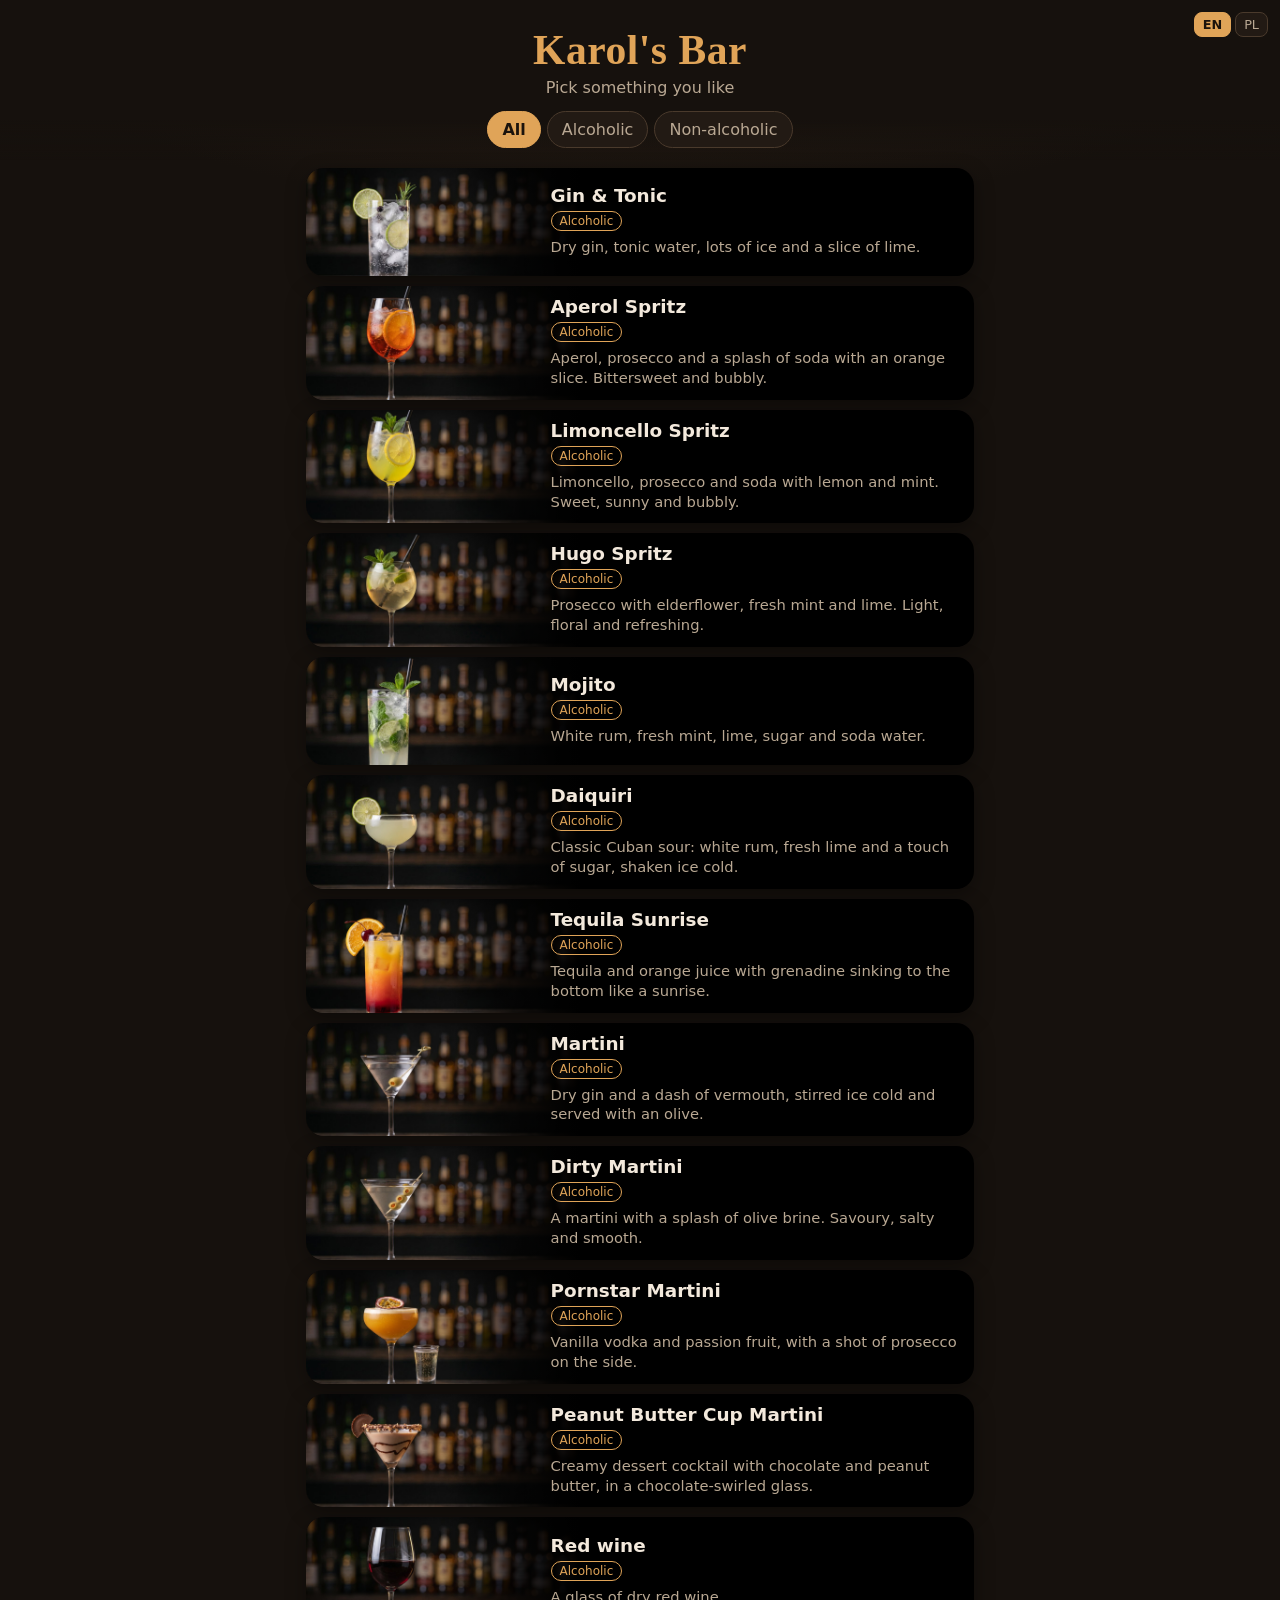
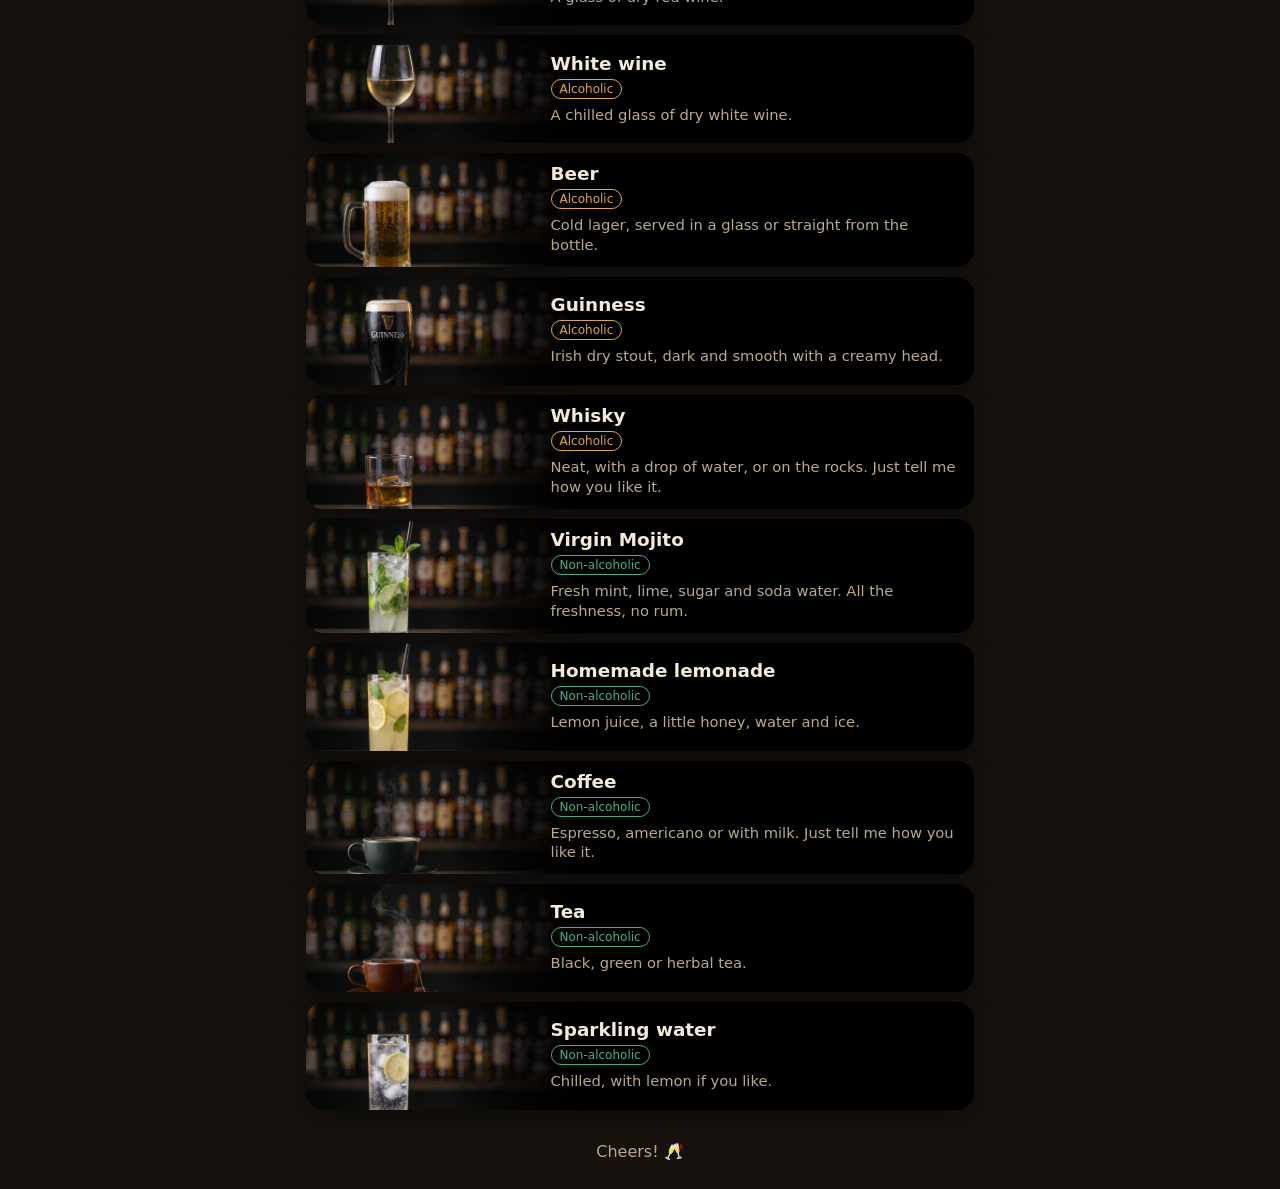
<file: index.html>
<!DOCTYPE html>
<html lang="en">
<head>
  <meta charset="utf-8">
  <meta name="viewport" content="width=device-width, initial-scale=1, viewport-fit=cover">
  <meta name="theme-color" content="#16110d">
  <title>Karol's Bar</title>
  <link rel="icon" href="images/cocktail-icon.svg" type="image/svg+xml">
  <link rel="stylesheet" href="style.css">
</head>
<body>
  <header class="top">
    <div class="lang" role="group" aria-label="Language">
      <button type="button" data-lang="en">EN</button>
      <button type="button" data-lang="pl">PL</button>
    </div>
    <h1 id="title">Karol's Bar</h1>
    <p id="subtitle" class="subtitle"></p>
    <nav class="filters" role="tablist" aria-label="Category">
      <button type="button" data-filter="all"></button>
      <button type="button" data-filter="alcoholic"></button>
      <button type="button" data-filter="non-alcoholic"></button>
    </nav>
  </header>

  <main id="menu" class="menu" aria-live="polite"></main>

  <footer class="foot" id="footer"></footer>

  <script src="drinks.js"></script>
  <script src="stock.js"></script>
  <script src="app.js"></script>
</body>
</html>
</file>
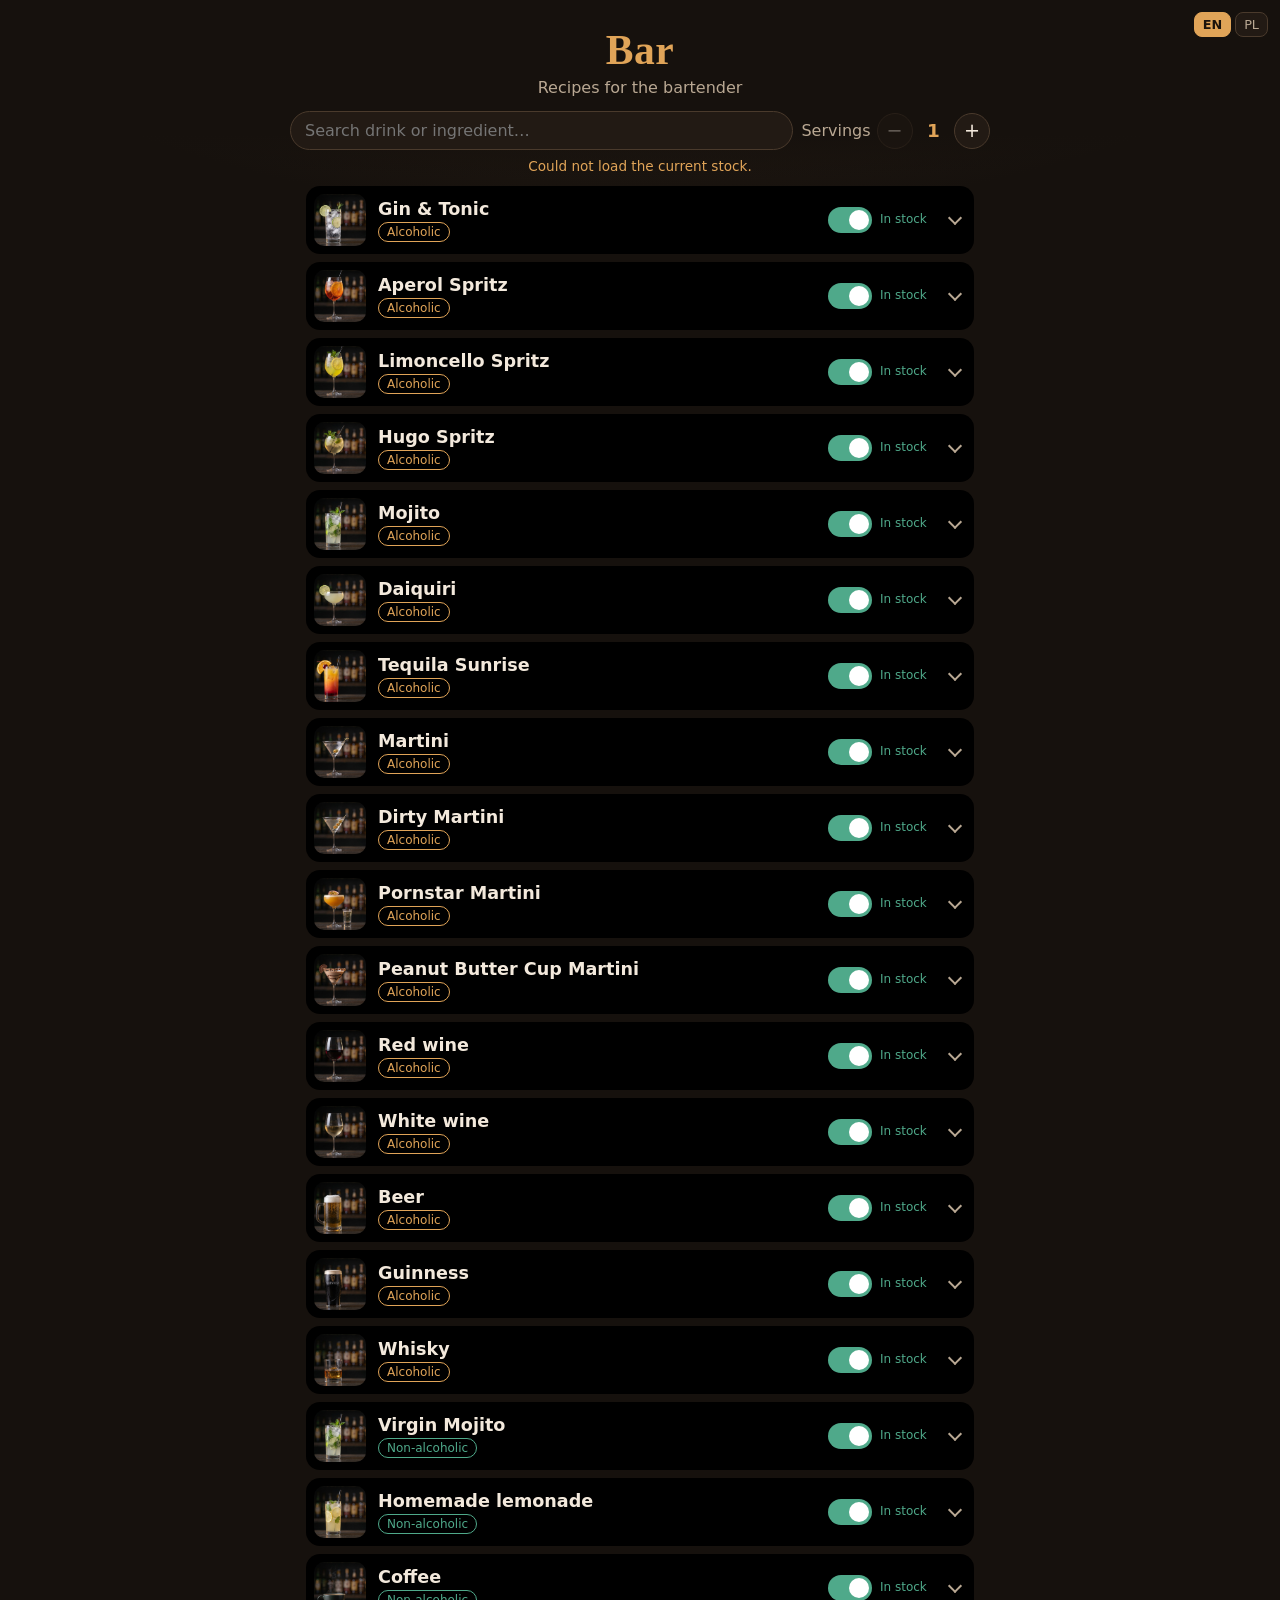
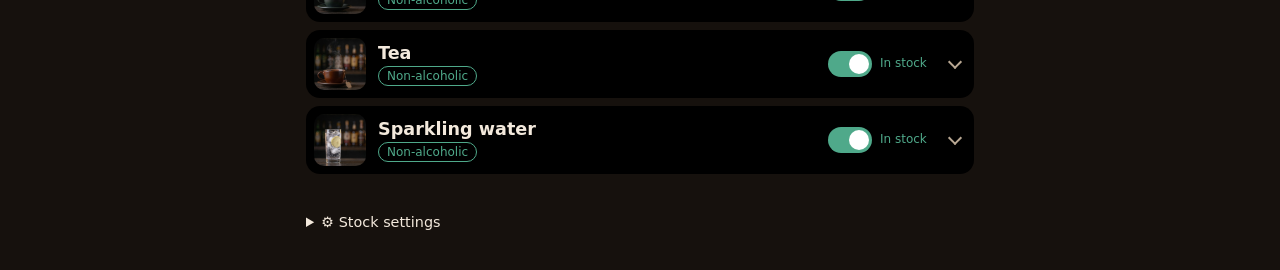
<file: bar.html>
<!DOCTYPE html>
<html lang="en">
<head>
  <meta charset="utf-8">
  <meta name="viewport" content="width=device-width, initial-scale=1, viewport-fit=cover">
  <meta name="theme-color" content="#16110d">
  <meta name="robots" content="noindex, nofollow">
  <title>Bar</title>
  <link rel="icon" href="images/cocktail-icon.svg" type="image/svg+xml">
  <link rel="stylesheet" href="style.css">
  <link rel="stylesheet" href="bar.css">
</head>
<body>
  <header class="top">
    <div class="lang" role="group" aria-label="Language">
      <button type="button" data-lang="en">EN</button>
      <button type="button" data-lang="pl">PL</button>
    </div>
    <h1 id="title">Bar</h1>
    <p id="subtitle" class="subtitle"></p>
    <div class="tools">
      <input id="search" type="search" autocomplete="off" enterkeyhint="search">
      <div class="servings" role="group" aria-labelledby="servings-label">
        <span id="servings-label"></span>
        <button type="button" id="less" aria-label="−">−</button>
        <output id="servings">1</output>
        <button type="button" id="more" aria-label="+">+</button>
      </div>
    </div>
    <p id="wake" class="wake" hidden></p>
    <p id="sync" class="sync" role="status" hidden></p>
  </header>

  <main id="recipes" class="recipes" aria-live="polite"></main>

  <details id="settings" class="settings">
    <summary id="settings-title"></summary>
    <p id="token-help"></p>
    <p><a id="token-link" href="https://github.com/settings/personal-access-tokens/new" target="_blank" rel="noopener"></a></p>
    <div class="token-row">
      <input id="token" type="password" autocomplete="off" spellcheck="false">
      <button type="button" id="token-save"></button>
      <button type="button" id="token-remove"></button>
    </div>
    <p id="token-status" class="muted"></p>
  </details>

  <script src="drinks.js"></script>
  <script src="stock.js"></script>
  <script src="bar.js"></script>
</body>
</html>
</file>
<file: style.css>
:root {
  --bg: #16110d;
  --bg2: #221a14;
  --card: #000000;
  --text: #f3e9dc;
  --muted: #b9a893;
  --accent: #e0a458;
  --alc: #c0566b;
  --soft: #4fa98a;
  --radius: 18px;
  color-scheme: dark;
}

* { box-sizing: border-box; }

html, body { margin: 0; }

body {
  font-family: system-ui, -apple-system, "Segoe UI", Roboto, sans-serif;
  background:
    radial-gradient(1200px 600px at 50% -200px, #3a2a1c 0%, transparent 70%),
    var(--bg);
  color: var(--text);
  min-height: 100vh;
  padding: env(safe-area-inset-top) 0 env(safe-area-inset-bottom);
}

.top {
  position: sticky;
  top: 0;
  z-index: 2;
  padding: 18px 16px 12px;
  text-align: center;
  background: linear-gradient(var(--bg) 75%, transparent);
}

h1 {
  margin: 8px 0 4px;
  font-family: Georgia, "Times New Roman", serif;
  font-size: clamp(1.8rem, 7vw, 2.6rem);
  color: var(--accent);
  letter-spacing: 0.5px;
}

.subtitle { margin: 0 0 14px; color: var(--muted); }

.lang {
  position: absolute;
  right: 12px;
  top: 12px;
  display: flex;
  gap: 4px;
}

.lang button, .filters button {
  font: inherit;
  border: 1px solid #4a3a2c;
  background: var(--bg2);
  color: var(--muted);
  cursor: pointer;
}

.lang button { padding: 4px 8px; border-radius: 8px; font-size: 0.8rem; }

.lang button[aria-pressed="true"],
.filters button[aria-selected="true"] {
  background: var(--accent);
  border-color: var(--accent);
  color: #1b130c;
  font-weight: 600;
}

.filters {
  display: inline-flex;
  gap: 6px;
  flex-wrap: wrap;
  justify-content: center;
}

.filters button { padding: 8px 14px; border-radius: 999px; }

.menu {
  display: grid;
  gap: 10px;
  grid-template-columns: 1fr;
  max-width: 700px;
  margin: 0 auto;
  padding: 8px 16px 24px;
}

.card {
  background: var(--card);
  border-radius: var(--radius);
  overflow: hidden;
  box-shadow: 0 6px 20px rgba(0, 0, 0, 0.35);
  display: flex;
  flex-direction: row;
  min-height: 108px;
}

.photo {
  position: relative;
  flex: 0 0 42%;
  max-width: 310px;
  overflow: hidden;
  background: #1d1611;
}

.photo img {
  position: absolute;
  inset: 0;
  width: 100%;
  height: 100%;
  object-fit: cover;
  object-position: left 30%;
  display: block;
}

.photo::after {
  content: "";
  position: absolute;
  inset: 0 0 0 auto;
  width: 50%;
  background: linear-gradient(to right, transparent, rgba(0, 0, 0, 0.6) 45%, var(--card) 95%);
  pointer-events: none;
}

@media (max-width: 500px) {
  .photo { flex-basis: 36%; }
  .photo::after { width: 22%; }
  .photo img { object-position: 22% 30%; }
}

.body {
  flex: 1;
  min-width: 0;
  padding: 10px 14px 12px;
  align-self: center;
  position: relative;
  margin-left: -50px; /* overlap the dark end of the fade */
}

.body h2 { margin: 0 0 4px; font-size: 1.15rem; }

.body p { margin: 6px 0 0; color: var(--muted); line-height: 1.35; font-size: 0.92rem; }

.tag {
  display: inline-block;
  font-size: 0.75rem;
  padding: 2px 8px;
  border-radius: 999px;
  border: 1px solid currentColor;
}

.tag.alcoholic { color: var(--accent); }
.tag.non-alcoholic { color: var(--soft); }

.card.out { opacity: 0.5; }
.card.out img { filter: grayscale(1); }

.badge {
  position: absolute;
  bottom: 6px;
  left: 6px;
  background: rgba(0, 0, 0, 0.75);
  color: var(--text);
  padding: 2px 8px;
  border-radius: 999px;
  font-size: 0.7rem;
}

.empty { text-align: center; color: var(--muted); grid-column: 1 / -1; }

.foot { text-align: center; color: var(--muted); padding: 8px 0 28px; }

@media (max-width: 500px) {
  .body { margin-left: -14px; }
}
</file>
<file: bar.css>
/* Bartender page; builds on style.css */

.top { position: static; padding-bottom: 4px; }

.tools {
  display: flex;
  gap: 8px;
  max-width: 700px;
  margin: 0 auto;
  flex-wrap: wrap;
  justify-content: center;
}

#search {
  flex: 1 1 220px;
  font: inherit;
  padding: 9px 14px;
  border-radius: 999px;
  border: 1px solid #4a3a2c;
  background: var(--bg2);
  color: var(--text);
}

#search:focus { outline: 2px solid var(--accent); outline-offset: 1px; }

.servings {
  display: flex;
  align-items: center;
  gap: 6px;
  color: var(--muted);
}

.servings button {
  font: inherit;
  width: 36px;
  height: 36px;
  border-radius: 50%;
  border: 1px solid #4a3a2c;
  background: var(--bg2);
  color: var(--text);
  font-size: 1.2rem;
  cursor: pointer;
}

.servings button:disabled { opacity: 0.35; cursor: default; }

.servings output {
  min-width: 1.6em;
  text-align: center;
  font-weight: 700;
  font-size: 1.15rem;
  color: var(--accent);
}

.wake { margin: 8px 0 0; font-size: 0.75rem; color: var(--muted); }

.recipes {
  display: flex;
  flex-direction: column;
  gap: 8px;
  max-width: 700px;
  margin: 0 auto;
  padding: 8px 16px 32px;
}

.drink {
  background: var(--card);
  border-radius: 14px;
  overflow: hidden;
}

.drink summary {
  display: flex;
  align-items: center;
  gap: 12px;
  padding: 8px 14px 8px 8px;
  cursor: pointer;
  list-style: none;
}

.drink summary::-webkit-details-marker { display: none; }

.thumb {
  width: 52px;
  height: 52px;
  flex: none;
  border-radius: 10px;
  object-fit: cover;
  object-position: 22% 40%;
}

.head { flex: 1; min-width: 0; }

.name { display: block; font-weight: 700; font-size: 1.1rem; }

.meta { display: flex; flex-wrap: wrap; gap: 6px; margin-top: 3px; }

.status {
  font-size: 0.7rem;
  padding: 1px 7px;
  border-radius: 999px;
  background: #3a2e24;
  color: var(--muted);
}

.chev {
  width: 10px;
  height: 10px;
  flex: none;
  border-right: 2px solid var(--muted);
  border-bottom: 2px solid var(--muted);
  transform: rotate(45deg);
  margin-top: -4px;
  transition: transform 0.2s;
}

.drink[open] .chev { transform: rotate(-135deg); margin-top: 4px; }

.recipe {
  padding: 4px 18px 18px;
  border-top: 1px solid #2a2018;
}

.recipe h3 {
  margin: 16px 0 8px;
  font-size: 0.8rem;
  text-transform: uppercase;
  letter-spacing: 1px;
  color: var(--accent);
}

.glass { margin: 12px 0 0; color: var(--muted); }
.glass strong { color: var(--text); font-weight: 600; }

.ingredients { list-style: none; margin: 0; padding: 0; }

.ingredients li {
  display: flex;
  gap: 12px;
  align-items: baseline;
  padding: 6px 0;
  border-bottom: 1px dashed #2f251c;
}

.ingredients li:last-child { border-bottom: 0; }

.qty {
  flex: 0 0 5.5em;
  text-align: right;
  font-weight: 700;
  font-variant-numeric: tabular-nums;
  color: var(--accent);
}

.item { flex: 1; }

.ingredients .optional .item { color: var(--muted); }

.opt { font-size: 0.7rem; color: var(--muted); font-style: italic; }

.steps { margin: 0; padding-left: 1.4em; line-height: 1.5; }
.steps li { padding: 3px 0; }
.steps li::marker { color: var(--accent); font-weight: 700; }

.muted { color: var(--muted); }

/* In stock / out of stock switch */
.stock-switch {
  flex: none;
  display: inline-flex;
  align-items: center;
  gap: 8px;
  min-height: 40px;
  padding: 4px 4px 4px 4px;
  border: 0;
  background: none;
  color: var(--soft);
  font: inherit;
  font-size: 0.75rem;
  cursor: pointer;
}

.stock-switch .knob {
  position: relative;
  width: 44px;
  height: 26px;
  border-radius: 999px;
  background: var(--soft);
  transition: background 0.2s;
}

.stock-switch .knob::after {
  content: "";
  position: absolute;
  top: 3px;
  left: 21px;
  width: 20px;
  height: 20px;
  border-radius: 50%;
  background: #fff;
  transition: left 0.2s;
}

.stock-switch.off { color: var(--muted); }
.stock-switch.off .knob { background: #4a3a2c; }
.stock-switch.off .knob::after { left: 3px; }
.stock-switch:disabled { opacity: 0.4; cursor: default; }
.stock-switch .label { width: 4.5em; text-align: left; line-height: 1.1; }

.drink.is-out .thumb { filter: grayscale(1); opacity: 0.5; }
.drink.is-out .name { color: var(--muted); }

.sync {
  margin: 8px auto 0;
  max-width: 700px;
  font-size: 0.85rem;
  color: var(--accent);
}

.settings {
  max-width: 700px;
  margin: 0 auto 32px;
  padding: 0 16px;
  color: var(--muted);
  font-size: 0.9rem;
}

.settings summary { cursor: pointer; padding: 8px 0; color: var(--text); }
.settings a { color: var(--accent); }

.token-row { display: flex; gap: 6px; flex-wrap: wrap; }

.token-row input {
  flex: 1 1 200px;
  font: inherit;
  padding: 8px 12px;
  border-radius: 10px;
  border: 1px solid #4a3a2c;
  background: var(--bg2);
  color: var(--text);
}

.token-row button {
  font: inherit;
  padding: 8px 14px;
  border-radius: 10px;
  border: 1px solid #4a3a2c;
  background: var(--bg2);
  color: var(--text);
  cursor: pointer;
}

#token-save { background: var(--accent); border-color: var(--accent); color: #1b130c; font-weight: 600; }
</file>
